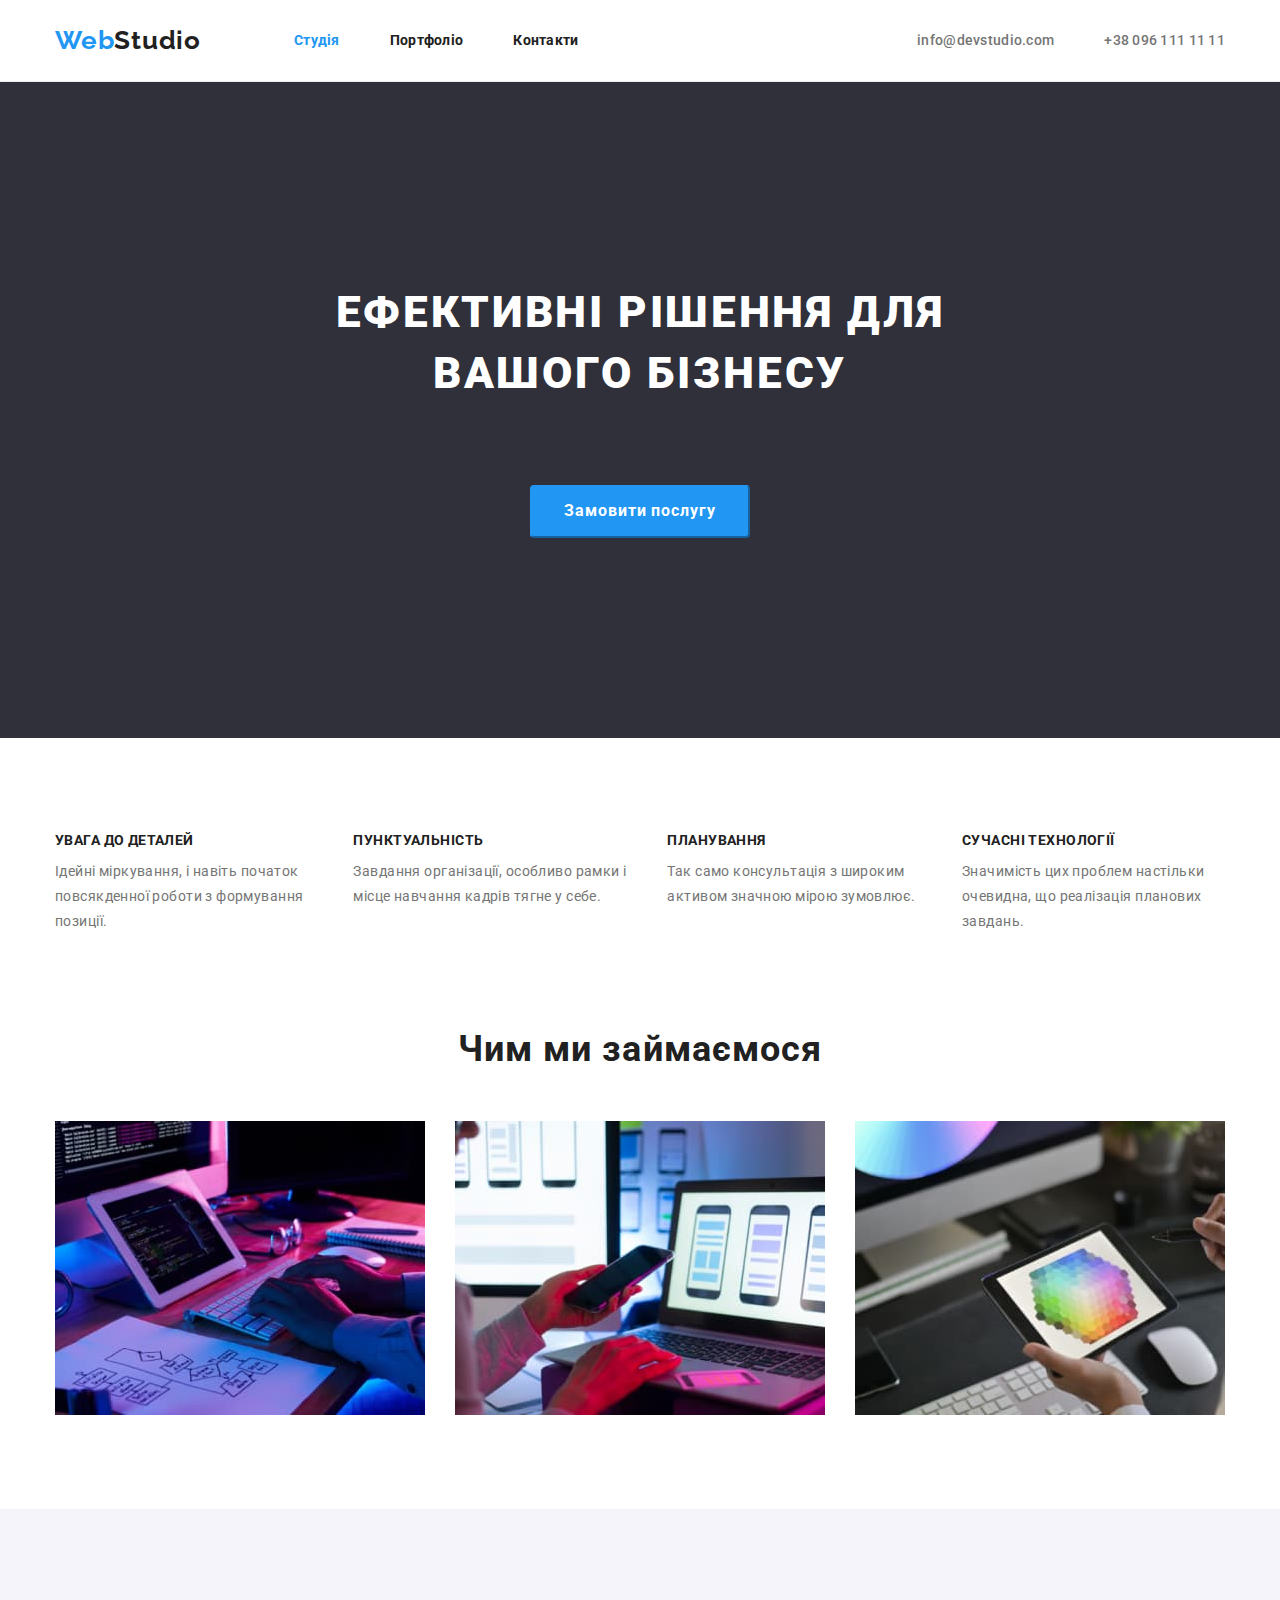
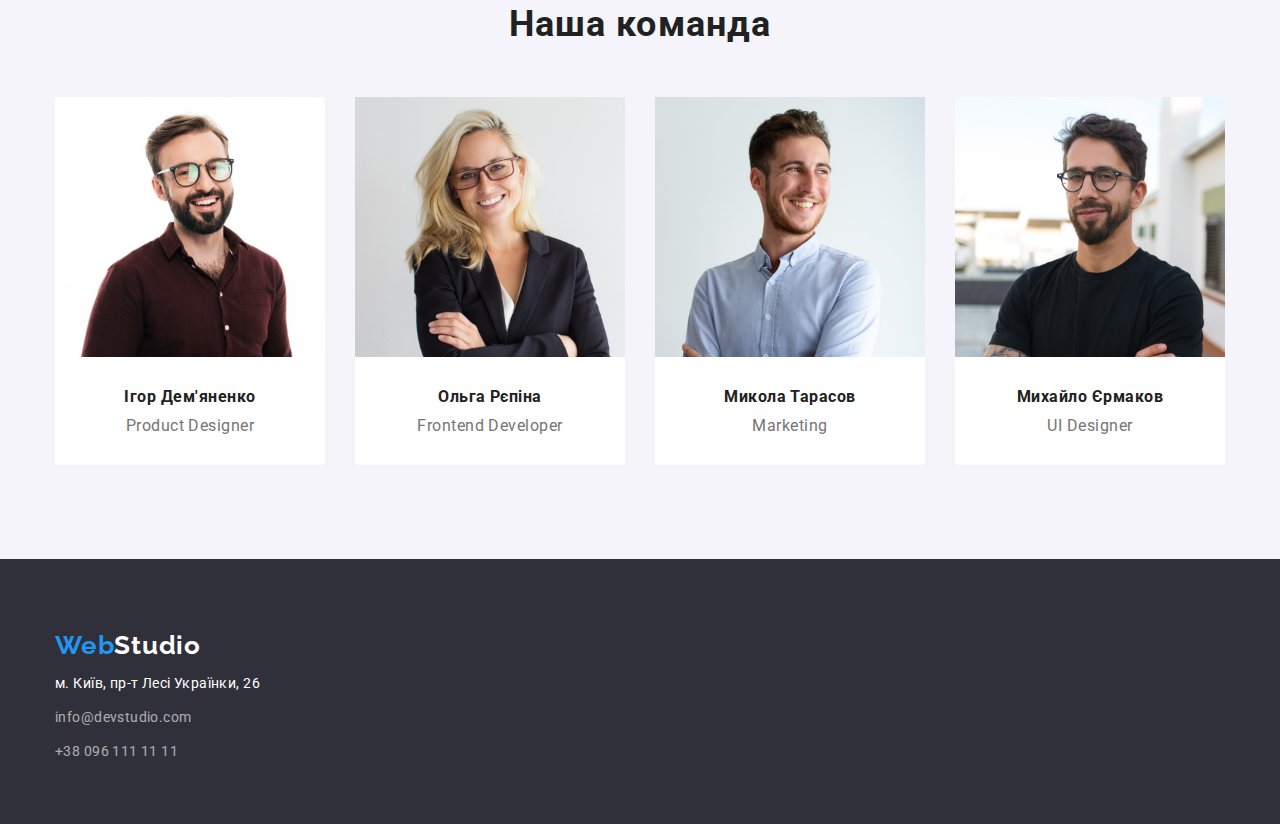
<file: index.html>
<!DOCTYPE html>
<html lang="uk">
<head>
    <meta charset="UTF-8">
    <meta http-equiv="X-UA-Compatible" content="IE=edge">
    <meta name="viewport" content="width=device-width, initial-scale=1.0">
    <link rel="preconnect" href="https://fonts.googleapis.com">
    <link rel="preconnect" href="https://fonts.gstatic.com" crossorigin>
    <link href="https://fonts.googleapis.com/css2?family=Raleway:wght@700&family=Roboto:wght@400;500;700;900&display=swap"
        rel="stylesheet">
    <link rel="stylesheet" href="https://cdnjs.cloudflare.com/ajax/libs/modern-normalize/1.1.0/modern-normalize.min.css">
    <link rel="stylesheet" href="./css/style.css">
    <title>Web Studio</title>
</head>
<body>
    <header class="header">
        
        <div class="container header-container">
            <nav class="navigation">
                <a class="logo-header link" href="./index.html"><span class="web">Web</span>Studio</a>
                <address>
                    <ul class="list">
                        <li class="nav-li"><a class="nav-link link current" href="./index.html">Студія</a></li>
                        <li class="nav-li"><a class="nav-link link" href="./portfolio.html">Портфоліо</a></li>
                        <li class="nav-li"><a class="nav-link link" href="">Контакти</a></li>
                    </ul>
                </address>
            </nav>
            
            <address class="header-address">
                <ul class="contacts list">
                    <li class="address-item"><a class="link" href="mailto:info@devstudio.com">info@devstudio.com</a></li>
                    <li class="address-item"><a class="link" href="tel:+380961111111">+38 096 111 11 11</a></li>
                </ul>
            </address>
        </div>
    
    </header>
    <main>
        <section class="hero">
            <div class="container">
                <h1 class="title">Ефективні рішення для <br> вашого бізнесу</h1>
                <button class="hero-button" type="button">Замовити послугу</button>
            </div>
        </section>
        <section class="feature section">
            <div class="container">
                <h2 class="title visually-hidden">Наші Особливості</h2>
                <ul class="list">
                    <li class="item">
                        <h3 class="name">УВАГА ДО ДЕТАЛЕЙ</h3>
                        <p class="text">Ідейні міркування, і навіть початок повсякденної роботи з формування <br> позиції.</p>
                    </li>
                    <li class="item">
                        <h3 class="name">ПУНКТУАЛЬНІСТЬ</h3>
                        <p class="text">Завдання організації, особливо рамки і місце навчання кадрів тягне у себе.</p>
                    </li>
                    <li class="item">
                        <h3 class="name">ПЛАНУВАННЯ</h3>
                        <p class="text">Так само консультація з широким активом значною мірою зумовлює.</p>
                    </li>
                    <li class="item">
                        <h3 class="name">СУЧАСНІ ТЕХНОЛОГІЇ</h3>
                        <p class="text">Значимість цих проблем настільки очевидна, що реалізація планових <br> завдань.</p>
                    </li>
                </ul>
            </div>
        </section>
        <section class="employment section">
            <div class="container">
                <h2 class="title">Чим ми займаємося</h2>
                <ul class="list">
                    <li class="image"><img class="item" src="./images/img1.jpg" alt="img1" width="370"></li>
                    <li class="image"><img class="item" src="./images/img2.jpg" alt="img2" width="370"></li>
                    <li class="image"><img class="item" src="./images/img3.jpg" alt="img3" width="370"></li>
                </ul>
            </div>
        </section>
        <section class="team section">
            <div class="container">
                <h2 class="title">Наша команда</h2>
                <ul class="list">
                    <li class="card">
                        <img class="image" src="./images/team/img.jpg" alt="Ігор Дем'яненко" width="270">
                        <div class="name-spec">
                            <h3 class="name">Ігор Дем'яненко</h3>
                            <p class="specialization">Product Designer</p>
                        </div>
                    </li>
                    <li class="card">
                        <img class="image" src="./images/team/img(1).jpg" alt="Ольга Рєпіна" width="270">
                        <div class="name-spec">
                            <h3 class="name">Ольга Рєпіна</h3>
                            <p class="specialization">Frontend Developer</p>
                        </div>
                    </li>
                    <li class="card">
                        <img class="image" src="./images/team/img(2).jpg" alt="Микола Тарасов" width="270">
                        <div class="name-spec">
                            <h3 class="name">Микола Тарасов</h3>
                            <p class="specialization">Marketing</p>
                        </div>
                    </li>
                    <li class="card">
                        <img class="image" src="./images/team/img(3).jpg" alt="Михайло Єрмаков" width="270">
                        <div class="name-spec">
                            <h3 class="name">Михайло Єрмаков</h3>
                            <p class="specialization">UI Designer</p>
                        </div>
                    </li>
                </ul>
            </div>
        </section>
    </main>
    <footer class="footer">

       <div class="container">
        <a class="logo-footer link" href="./index.html"><span class="web">Web</span>Studio</a>
        
        <ul class="list">
        
            <li class="item">
                <a class="map link"
                    href="https://www.google.com.ua/maps/place/%D0%B1%D1%83%D0%BB.+%D0%9B%D0%B5%D1%81%D0%B8+%D0%A3%D0%BA%D1%80%D0%B0%D0%B8%D0%BD%D0%BA%D0%B8,+26,+%D0%9A%D0%B8%D0%B5%D0%B2,+02000/@50.4265841,30.5361971,17z/data=!3m1!4b1!4m5!3m4!1s0x40d4cf0e033ecbe9:0x57a4dffefec77da0!8m2!3d50.4265807!4d30.5383858?hl=ru">
                    м. Київ, пр-т Лесі Українки, 26</a>
            </li>
        
            <li class="contacts-footer item">
                <a class="link" href="mailto:info@devstudio.com">info@devstudio.com</a>
            </li>
        
            <li class="contacts-footer item">
                <a class="link" href="tel:+380961111111">+38 096 111 11 11</a>
            </li>
       </div>

        </ul>
    </footer>
    </div>
</body>
</html>
</file>
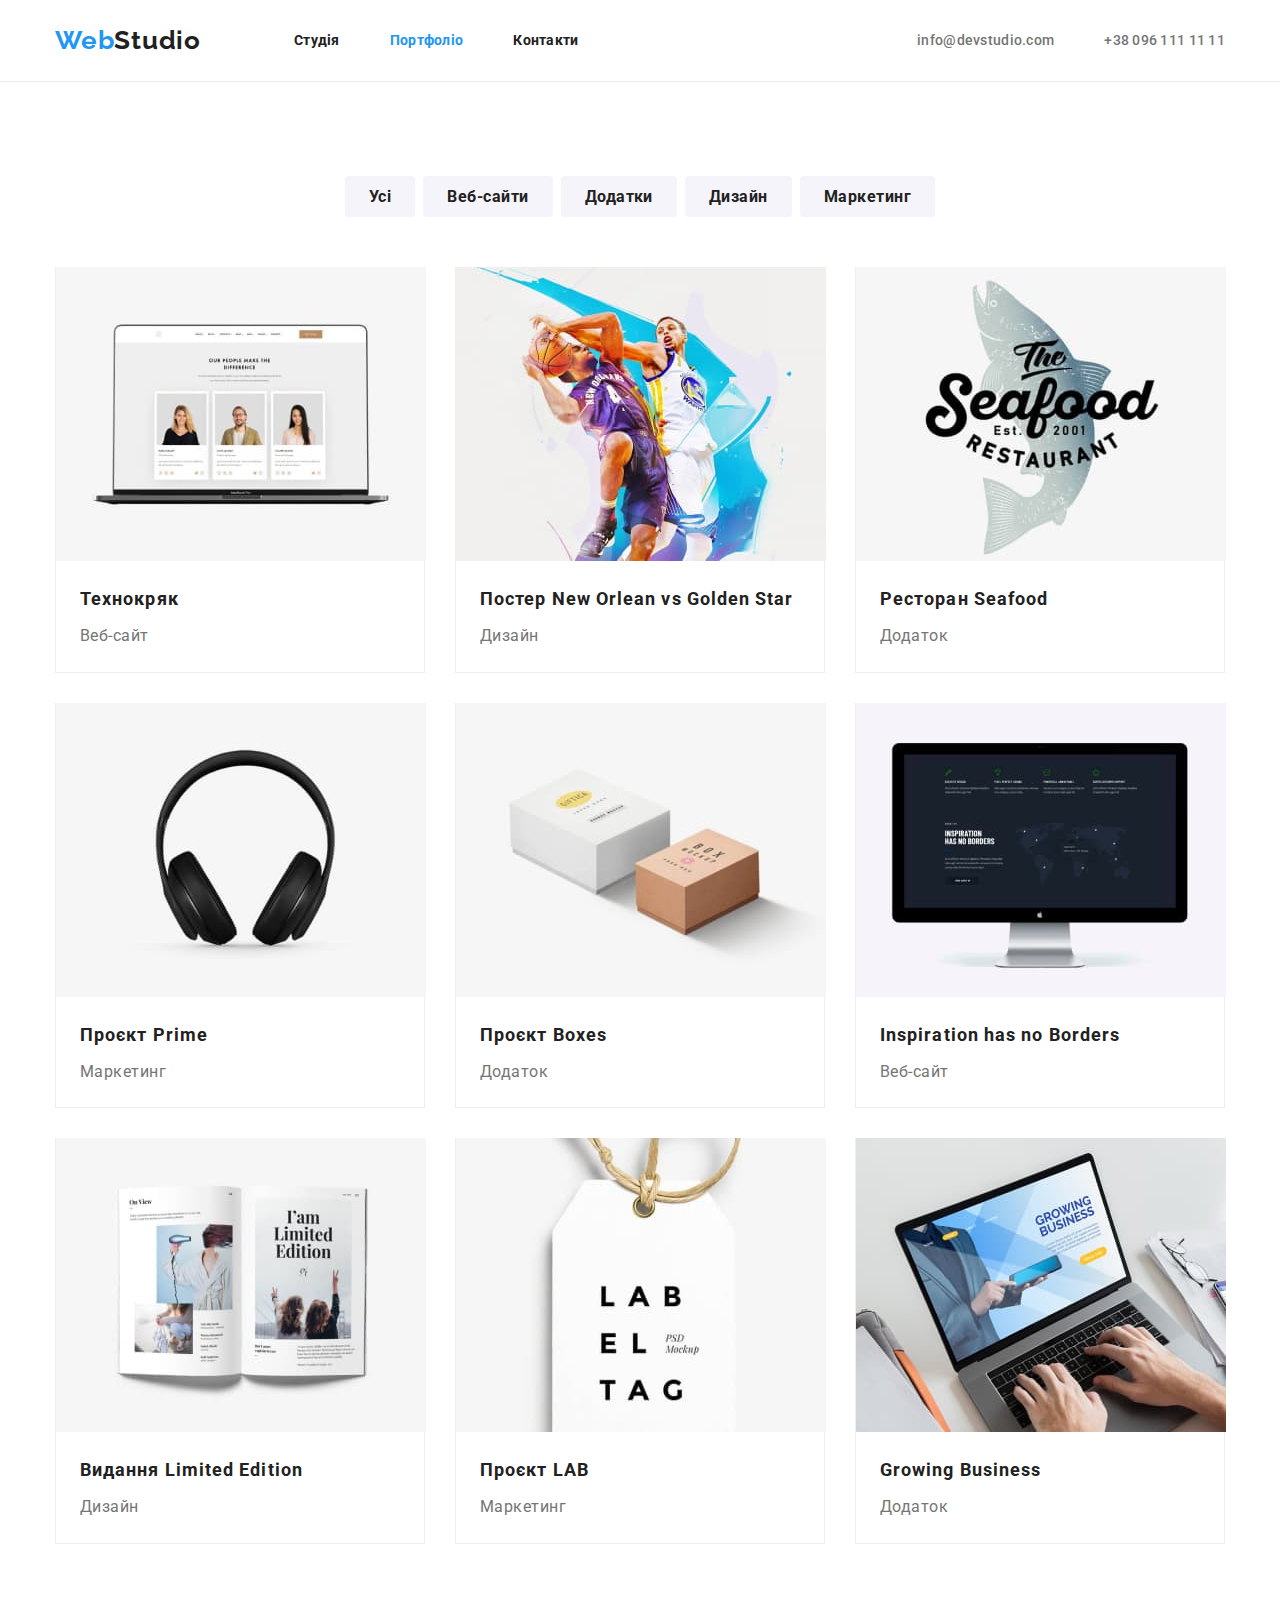
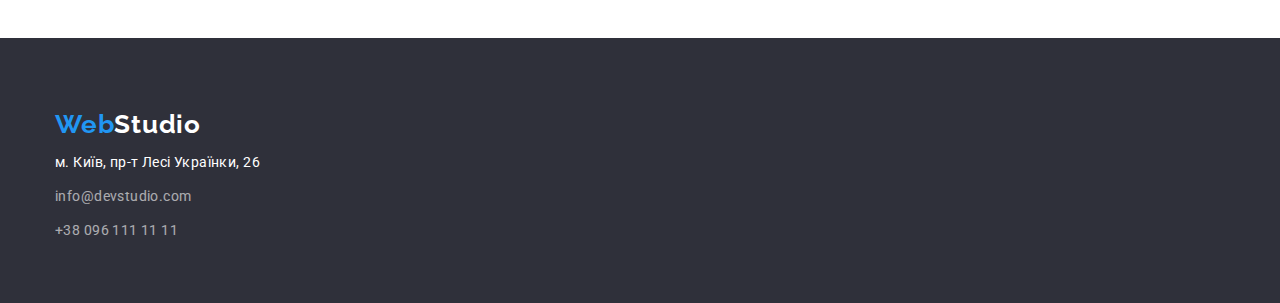
<file: portfolio.html>
<!DOCTYPE html>
<html lang="en">
<head>
    <meta charset="UTF-8">
    <meta http-equiv="X-UA-Compatible" content="IE=edge">
    <meta name="viewport" content="width=device-width, initial-scale=1.0">
    <link rel="preconnect" href="https://fonts.googleapis.com">
    <link rel="preconnect" href="https://fonts.gstatic.com" crossorigin>
    <link href="https://fonts.googleapis.com/css2?family=Raleway:wght@700&family=Roboto:wght@400;500;700;900&display=swap"
        rel="stylesheet">
        <link rel="stylesheet" href="https://cdnjs.cloudflare.com/ajax/libs/modern-normalize/1.1.0/modern-normalize.min.css">
        <link rel="stylesheet" href="./css/style.css">
    <title>Portfolio</title>
</head>
<body>
    <header class="header">

        <div class="container header-container">
            <nav class="navigation">
                <a class="logo-header link" href="./index.html"><span class="web">Web</span>Studio</a>
                <address>
                    <ul class="list">
                        <li class="nav-li"><a class="nav-link link" href="./index.html">Студія</a></li>
                        <li class="nav-li"><a class="nav-link link current" href="./portfolio.html">Портфоліо</a></li>
                        <li class="nav-li"><a class="nav-link link" href="">Контакти</a></li>
                    </ul>
                </address>
            </nav>

            <address class="header-address">
                <ul class="contacts list">
                    <li class="address-item"><a class="link" href="mailto:info@devstudio.com">info@devstudio.com</a></li>
                    <li class="address-item"><a class="link" href="tel:+380961111111">+38 096 111 11 11</a></li>
                </ul>
            </address>
        </div>

    </header>

    <main class="main">
        <section class="portfolio section">
          <div class="container">
            <h1 class="title visually-hidden">Наші проекти</h1>
            <ul class="button-list list">
                <li class="item"><button class="button" type="button">Усі</button></li>
                <li class="item"><button class="button" type="button">Веб-сайти</button></li>
                <li class="item"><button class="button" type="button">Додатки</button></li>
                <li class="item"><button class="button" type="button">Дизайн</button></li>
                <li class="item"><button class="button" type="button">Маркетинг</button></li>
            </ul>
            
            <ul class="projects list">
                <li class="item">
                    <!-- "google.com" - умовне посилання -->
                    <a class="link" href="https://www.google.com/">
                        <img class="image" src="./images/portfolio/tech.jpg" alt="Технокряк" width="370">
                        <div class="img-description">
                            <h2 class="name">Технокряк</h2>
                            <p class="description">Веб-сайт</p>
                        </div>
                    </a>
                </li>
                <li class="item">
                    <a class="link" href="https://www.google.com/">
                        <img class="image" src="./images/portfolio/poster.jpg" alt="Постер New Orlean vs Golden Star" width="370">
                        <div class="img-description">
                            <h2 class="name">Постер New Orlean vs Golden Star</h2>
                            <p class="description">Дизайн</p>
                        </div>
                    </a>
                </li>
                <li class="item">
                    <a class="link" href="https://www.google.com/">
                        <img class="image" src="./images/portfolio/restaurant.jpg" alt="Ресторан Seafood" width="370">
                        <div class="img-description">
                            <h2 class="name">Ресторан Seafood</h2>
                            <p class="description">Додаток</p>
                        </div>
                    </a>
                </li>
                <li class="item">
                    <a class="link" href="https://www.google.com/">
                        <img class="image" src="./images/portfolio/prime.jpg" alt="Проєкт Prime" width="370">
                        <div class="img-description">
                            <h2 class="name">Проєкт Prime</h2>
                            <p class="description">Маркетинг</p>
                        </div>
                    </a>
                </li>
                <li class="item">
                    <a class="link" href="https://www.google.com/">
                        <img class="image" src="./images/portfolio/boxes.jpg" alt="Проєкт Boxes" width="370">
                        <div class="img-description">
                            <h2 class="name">Проєкт Boxes</h2>
                            <p class="description">Додаток</p>
                        </div>
                    </a>
                </li>
                <li class="item">
                    <a class="link" href="https://www.google.com/">
                        <img class="image" src="./images/portfolio/monitor.jpg" alt="Inspiration has no Borders" width="370">
                        <div class="img-description">
                            <h2 class="name">Inspiration has no Borders</h2>
                            <p class="description">Веб-сайт</p>
                        </div>
                    </a>
                </li>
                <li class="item">
                    <a class="link" href="https://www.google.com/">
                        <img class="image" src="./images/portfolio/limited.jpg" alt="Видання Limited Edition" width="370">
                        <div class="img-description">
                            <h2 class="name">Видання Limited Edition</h2>
                            <p class="description">Дизайн</p>
                        </div>
                    </a>
                </li>
                <li class="item">
                    <a class="link" href="https://www.google.com/">
                        <img class="image" src="./images/portfolio/label.jpg" alt="Проєкт LAB" width="370">
                        <div class="img-description">
                            <h2 class="name">Проєкт LAB</h2>
                            <p class="description">Маркетинг</p>
                        </div>
                    </a>
                </li>
                <li class="item">
                    <a class="link" href="https://www.google.com/">
                        <img class="image" src="./images/portfolio/business.jpg" alt="Growing Business" width="370">
                        <div class="img-description">
                            <h2 class="name">Growing Business</h2>
                            <p class="description">Додаток</p>
                        </div>
                    </a>
                </li>
            </ul>
          </div>
        </section>
    </main>

    <footer class="footer">
    
        <div class="container">
            <a class="logo-footer link" href="./index.html"><span class="web">Web</span>Studio</a>
    
            <ul class="list">
    
                <li class="item">
                    <a class="map link"
                        href="https://www.google.com.ua/maps/place/%D0%B1%D1%83%D0%BB.+%D0%9B%D0%B5%D1%81%D0%B8+%D0%A3%D0%BA%D1%80%D0%B0%D0%B8%D0%BD%D0%BA%D0%B8,+26,+%D0%9A%D0%B8%D0%B5%D0%B2,+02000/@50.4265841,30.5361971,17z/data=!3m1!4b1!4m5!3m4!1s0x40d4cf0e033ecbe9:0x57a4dffefec77da0!8m2!3d50.4265807!4d30.5383858?hl=ru">
                        м. Київ, пр-т Лесі Українки, 26</a>
                </li>
    
                <li class="contacts-footer item">
                    <a class="link" href="mailto:info@devstudio.com">info@devstudio.com</a>
                </li>
    
                <li class="contacts-footer item">
                    <a class="link" href="tel:+380961111111">+38 096 111 11 11</a>
                </li>
        </div>
    
        </ul>
    </footer>
    
</body>
</html>
</file>
<file: css/style.css>
/*  */

:root {
    --main-text-color: #212121;
    --project-color: #2196F3;
    --second-text-color: #757575;
    --third-text-color: #fff;
    --hero-back-color: #2F303A;
    --background-color: #F5F5F5;
    --section-team-back-color: #F5F4FA;
    --project-section-back: #EEEEEE;
    --logo-color: #000;
    --header-border-line: #ECECEC;


}

body {
    font-weight: 400;
    font-size: 14px;
    font-family: 'Roboto', sans-serif;
    color: var(--main-text-color);
    background-color: var(--third-text-color);
    margin: 0;
    

}
.container {
    box-sizing: border-box;
    width: 1200px;
    margin: 0 auto;
    padding-left: 15px;
    padding-right: 15px;
}

img {
    display: block;
    min-width: 100%;
    height: auto;
}

h1,
h2,
h3,
h4,
h5,
h6,
p {
    margin: 0;
}

.section {
    padding-top: 94px;
    padding-bottom: 94px;
}

.link {
    text-decoration: none;
    font-style: normal;
}
.list {
    list-style: none;
    padding: 0;
    margin: 0;
}

.title {
    padding-bottom: 50px;
    text-align: center;
}

.visually-hidden {
    position: absolute;
    white-space: nowrap;
    width: 1px;
    height: 1px;
    overflow: hidden;
    border: 0;
    padding: 0;
    clip: rect(0 0 0 0);
    clip-path: inset(50%);
    margin: -1px;
}


/* header */

.header {
    /* color */
    background-color: var(--third-text-color);
    color: var(--main-text-color);
    /* font */
    font-weight: bold;
    line-height: 1.2;
    
    border-bottom: 1px solid var(--header-border-line);
   
    
}

.header-container {
    display: flex;
}

.header .link { 
 color: var(--main-text-color);

 
}
 /* header-content */


 /* /header-logo/ */
.logo-header {
    /* font */
    font-family: 'Raleway', sans-serif;
    font-weight: 700;
    font-size: 26px;
    line-height: 1.2;
    letter-spacing: 0.03em;
    /* color */
    color: var(--logo-color);


}

.logo-header .web {
    /* color */
    color: var(--project-color);
}

/* header-navigation */

.navigation {
    display: flex;
    align-items: center;
}

.navigation .nav-link {
    /* font */
    font-weight: bold;
    font-size: 14px;
    letter-spacing: 0.02em;
    line-height: 1.2;
    /* color */
    color: var(--main-text-color);
    
    margin-top: 0;
    margin-bottom: 0;
    padding-top: 32px;
    padding-bottom: 32px;
    display: block;
}

.navigation .list{
    display: flex;
    padding-left: 0;
    margin-left: 93px;
    margin-bottom: 0px;
    margin-top: 0px;
}
.navigation .nav-li:not(:last-child) {
    margin-right: 50px;
}

.navigation .nav-link:hover,
.navigation .nav-link:focus,
.navigation .nav-link:active {
    /* color */
    color: var(--project-color);
}
.navigation .current {
    color: var(--project-color)
}


/* header-contacts */

.contacts .link {
    /* font */
    font-weight: 500;
    line-height: 1.2;
    letter-spacing: 0.02em;
    /* color */
    color: var(--second-text-color);

}

.header-address {
    margin-left: auto;
    display: flex;
    align-items: center;
    
}

.contacts {
   display: flex;
   padding: 0;
   
}
 
.contacts .address-item:not(:last-child) {
    margin-right: 50px;    
    
}

.contacts .link:hover,
.contacts .link:focus {
    /* color */
    color: var(--project-color);
}



/* main */

/*----hero-section----*/
.hero {
    padding-top: 200px;
    padding-bottom: 200px;

    text-align: center;
    /* color */
    background-color: var(--hero-back-color);


}
.hero .title {
    /* font */
    font-weight: 900;
    font-size: 44px;
    line-height: 1.4;
    letter-spacing: 0.06em;
    /* color */
    color: var(--third-text-color);

    margin-bottom: 30px;

    text-transform: uppercase;


    
}

.hero-button {
    /* color */
    color: var(--third-text-color);
    background-color: var(--project-color);
    /* cursor */
    cursor: pointer;
    /* font */
    font-family: inherit;
    font-weight: 700;
    font-size: 16px;
    line-height: 1.8;
    letter-spacing: 0.06em;

    padding: 10px 32px;
    border-radius: 4px;
    border-color: var(--project-color)
}
.hero-button:hover,
.hero-button:focus {
    /* color */
    background-color: var(--third-text-color);
    color: var(--project-color);
}



/* -----advantages----- */



.feature .title {
    /* font */
    font-weight: 700;
    font-size: 36px;
    line-height: 1.2;
    letter-spacing: 0.03em;
    /* color */
    color: var(--main-text-color);
}

.feature .list {
    display: flex;
}

.feature .item:not(:last-child) {
    margin-right: 30px;
}

.feature .name {
    /* font */
    font-weight: 700;
    font-size: 14px;
    line-height: 1.2;
    letter-spacing: 0.03em;
    /* color */
    color: var(--main-text-color);

    margin-bottom: 10px;
}
.feature .text {
    /* font */
    font-size: 14px;
    line-height: 1.8;
    letter-spacing: 0.03em;
    /* color */
    color: var(--second-text-color);

    margin: 0;
}

/* ----employment---- */

.employment {
    padding-top: 0;
}

.employment .title {
    /* font */
    font-weight: 700;
    font-size: 36px;
    line-height: 1.2;
    letter-spacing: 0.03em;
    /* color */
    color: var(--main-text-color);

    margin-top: 0px;
}

.employment .list {
    display: flex;
    gap: 30px;
}
.employment .item {
    display: block;
    align-items: center;
}




/* -------team------- */
.team {
    background-color: var(--section-team-back-color);

}
.team .title {
    /* font */
    font-family: 'Roboto';
    font-weight: 700;
    font-size: 36px;
    line-height: 1.2;
    letter-spacing: 0.03em;
    /* color */
    color: var(--main-text-color);
}

.team .list {
    display: flex;
    gap: 30px;
}

.team .card {
    background-color: var(--third-text-color);

    width: 270px;

    text-align: center;

    border-radius: 0 0 4px 4px;

}



.team .image {
    display: block;
}

.team .name-spec {
    padding-top: 30px;
    padding-bottom: 30px;
}

.team .name {
    /* font */
    font-weight: bold;
    font-size: 16px;
    line-height: 1.2;
    letter-spacing: 0.03em;
    /* color */
    color: var(--main-text-color);

    margin-bottom: 10px;

}
.team .specialization {
    /* font */
    font-size: 16px;
    line-height: 1.2;
    letter-spacing: 0.03em;
    /* color */
    color: var(--second-text-color);

}








/* footer */

.footer {
    /* color */
    background-color: var(--hero-back-color);
    /* font */
    font-weight: 400;

    padding: 60px 0;
}
.logo-footer {
    /* font */
    font-family: 'Raleway', sans-serif;
    font-style: normal;
    font-weight: 700;
    font-size: 26px;
    line-height: 2;
    letter-spacing: 0.03em;
    /* color */
    color: var(--third-text-color);

    margin-bottom: 20px;
}
.logo-footer .web {
    color: var(--project-color);
}
.map {
    /* font */
    font-size: 14px;
    line-height: 1.8;
    letter-spacing: 0.03em;
    /* color */
    color: var(--third-text-color);

}
.contacts-footer .link {
    line-height: 1.8;
    letter-spacing: 0.03em;
    /* color */
    color: var(--third-text-color);
    opacity: 0.6;
}

.footer .item:not(:last-child) {
    margin-bottom: 9px;
}



/* PORTFOLIO */

.main {
    background-color: var(--third-text-color);
}
.portfolio {
    background-color: var(--third-text-color);
}

.portfolio .title {
    /* font */
    font-weight: 900;
    font-size: 44px;
    line-height: 1.4;
    letter-spacing: 0.06em;
    /* color */
    color: var(--main-text-color);
}

.portfolio .button-list {
    display: flex;
    justify-content: center;
}

.button {
    /* font */
    font-family: inherit;
    font-weight: bold;
    font-size: 16px;
    line-height: 1.6;
    letter-spacing: 0.03em;
    /* cursor */
    cursor: pointer;
    /* color */
    color: var(--main-text-color);
    background-color: var(--section-team-back-color);

    box-sizing: border-box;
    
    border-style: solid;
    border-radius: 4px;
    border-color: var(--section-team-back-color);

    padding-top: 6px;
    padding-bottom: 6px;
    padding-left: 22px;
    padding-right: 22px;
}
    
.button:hover,
.button:focus {
    color: var(--third-text-color);
    background-color: var(--project-color);
    border-color: var(--project-color);
}
.button .name:hover {
    color: var(--background-color)
}
.button-list {
    gap: 8px;
}
.button-list {
    margin-bottom: 50px;
}

.projects {
    display: flex;
    flex-wrap: wrap;
    justify-content: center;
    gap: 30px;
}

.projects .item {
    max-width: 370px;
    box-sizing: border-box;
    border-bottom: 1px solid var(--project-section-back);
    border-left: 1px solid var(--project-section-back);
    border-right: 1px solid var(--project-section-back);

}

.projects .image {
    display: block;
}

.projects .img-description {
    padding-right: 24px;
    padding-left: 24px;
    padding-top: 20px;
    padding-bottom: 20px;
}

.projects .name {
    /* font */
    font-weight: 700;
    font-size: 18px;
    line-height: 2;
    letter-spacing: 0.06em;
    /* color */
    color: var(--main-text-color);
    background-color: var(--third-text-color);

    margin-bottom: 4px;
}

.projects .description {
    /* font */
    font-size: 16px;
    line-height: 1.9;
    letter-spacing: 0.03em;
    /* color */
    color: var(--second-text-color);
}
</file>
